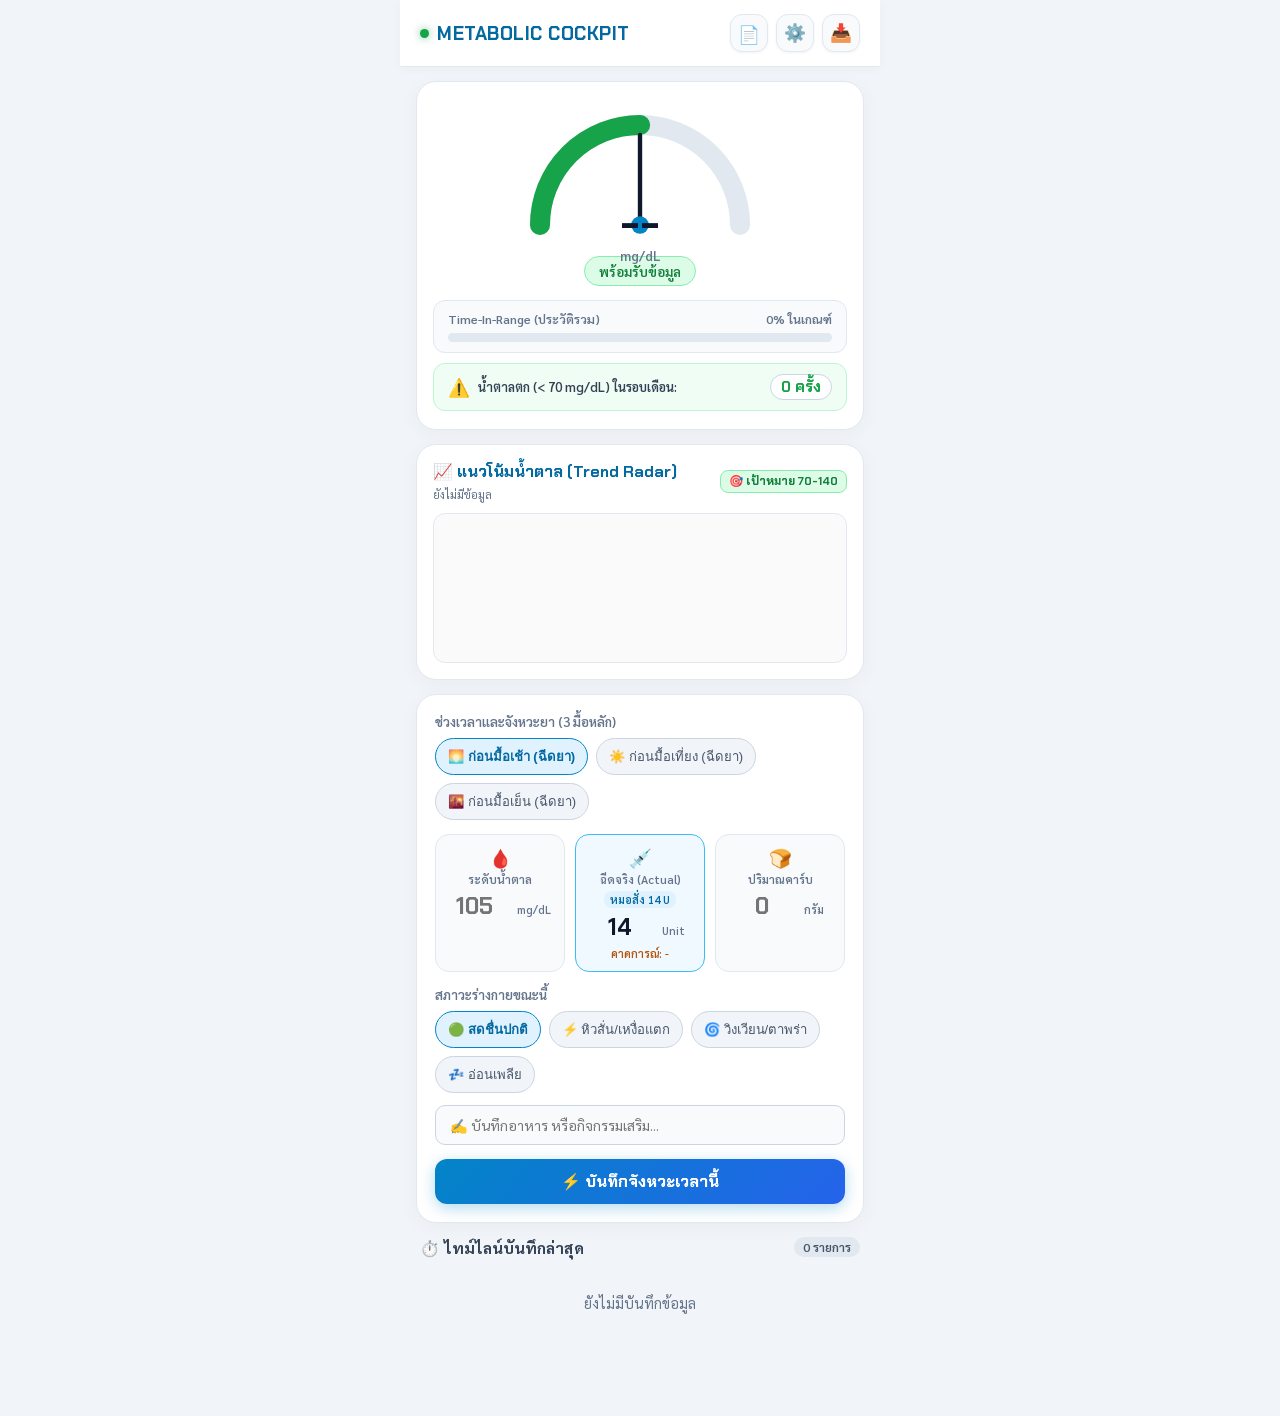
<file: index.html>
<!DOCTYPE html>
<html lang="th">
<head>
  <meta charset="UTF-8">
  <meta name="viewport" content="width=device-width, initial-scale=1.0, maximum-scale=1.0, user-scalable=no">
  <title>Metabolic Cockpit - Diabetes Tracker</title>
  
  <meta name="theme-color" content="#ffffff">
  <meta name="apple-mobile-web-app-capable" content="yes">
  <meta name="apple-mobile-web-app-status-bar-style" content="default">
  <link rel="manifest" href="manifest.json">
  <link rel="icon" href="icon-512.png" type="image/png">
  
  <link rel="preconnect" href="https://fonts.googleapis.com">
  <link rel="preconnect" href="https://fonts.gstatic.com" crossorigin>
  <link href="https://fonts.googleapis.com/css2?family=Chakra+Petch:wght@500;600;700&family=Sarabun:wght@300;400;500;600;700&display=swap" rel="stylesheet">
  <link rel="stylesheet" href="style.css">
</head>
<body>

  <!-- Cockpit Header -->
  <header class="cockpit-header">
    <div class="brand">
      <span class="status-indicator live"></span>
      <h1 class="brand-title">METABOLIC COCKPIT</h1>
    </div>
    <div class="header-actions">
      <a href="patient_guide.html" target="_blank" class="icon-round-btn" title="คู่มือผู้ป่วยและการพิมพ์" style="text-decoration: none;">📄</a>
      <button type="button" id="toggle-settings-btn" class="icon-round-btn" title="ตั้งค่าสูตรแพทย์">⚙️</button>
      <button type="button" id="export-csv-btn" class="icon-round-btn" title="ส่งออก CSV">📥</button>
    </div>
  </header>

  <!-- Rx Modal Settings Panel -->
  <div id="settings-panel" class="settings-drawer hidden">
    <div class="settings-card">
      <div class="settings-header">
        <h3>📋 คำสั่งแพทย์ประจำตัว (Prescription Profile)</h3>
        <button type="button" id="close-settings-btn" class="close-btn">&times;</button>
      </div>
      
      <div class="settings-body">
        <div class="input-grid">
          <div class="field-item">
            <label>🌅 ขนาดยาเช้าตามสั่ง (U)</label>
            <input type="number" id="setting-morning-dose" min="0" step="0.5" placeholder="เช่น 14">
          </div>
          <div class="field-item">
            <label>☀️ ขนาดยาเที่ยงตามสั่ง (U)</label>
            <input type="number" id="setting-noon-dose" min="0" step="0.5" placeholder="เช่น 0">
          </div>
          <div class="field-item">
            <label>🌇 ขนาดยาเย็นตามสั่ง (U)</label>
            <input type="number" id="setting-evening-dose" min="0" step="0.5" placeholder="เช่น 8">
          </div>
          <div class="field-item">
            <label>🎯 ค่าน้ำตาลเป้าหมาย (mg/dL)</label>
            <input type="number" id="setting-target" min="60" max="250" placeholder="110">
          </div>
          <div class="field-item">
            <label>📉 ISF (1U ลดได้กี่ mg/dL)</label>
            <input type="number" id="setting-isf" min="1" placeholder="40">
          </div>
          <div class="field-item">
            <label>🍞 ICR (1U คุมคาร์บกี่ g)</label>
            <input type="number" id="setting-icr" min="1" placeholder="15">
          </div>
        </div>
        
        <button type="button" id="save-settings-btn" class="primary-btn mt-3">💾 บันทึกแผนคำสั่งแพทย์</button>
        
        <hr style="border: none; border-top: 1px dashed #cbd5e1; margin: 18px 0 14px 0;">
        
        <div style="text-align: center;">
          <button type="button" id="clear-all-data-btn" class="danger-btn" style="width: 100%; background: #fee2e2; border: 1px solid #ef4444; color: #b91c1c; padding: 11px; border-radius: 10px; font-weight: 700; cursor: pointer; font-size: 0.88rem;">
            🗑️ ล้างข้อมูลบันทึกทั้งหมด (Clear All Data)
          </button>
          <small style="font-size: 0.72rem; color: #64748b; display: block; margin-top: 6px;">*ข้อมูลประวัติจะถูกลบทั้งหมด แต่คำสั่งแพทย์จะยังคงอยู่</small>
        </div>
      </div>
    </div>
  </div>

  <main class="cockpit-viewport">
    
    <!-- Dial Gauge Widget -->
    <section class="gauge-section">
      <div class="gauge-wrapper">
        <svg viewBox="0 0 200 115" class="semicircle-gauge">
          <path class="gauge-track" d="M 20 100 A 80 80 0 0 1 180 100" fill="none" stroke-width="16" stroke-linecap="round"/>
          <path id="gauge-fill" class="gauge-progress" d="M 20 100 A 80 80 0 0 1 180 100" fill="none" stroke-width="16" stroke-linecap="round"/>
          <line id="gauge-needle" x1="100" y1="100" x2="100" y2="28" stroke="#0f172a" stroke-width="3.5" stroke-linecap="round"/>
          <circle cx="100" cy="100" r="7" fill="#0284c7"/>
        </svg>
        
        <div class="gauge-value-display">
          <span id="display-glucose" class="digit">--</span>
          <span class="unit">mg/dL</span>
        </div>
        <div id="gauge-status" class="gauge-status-badge status-normal">พร้อมรับข้อมูล</div>
      </div>

      <!-- Time In Range Segment Bar -->
      <div class="tir-container">
        <div class="tir-meta">
          <span>Time-In-Range (ประวัติรวม)</span>
          <span id="tir-percent">0% ในเกณฑ์</span>
        </div>
        <div class="tir-bar">
          <div id="tir-low" class="tir-seg seg-low" style="width: 0%"></div>
          <div id="tir-target" class="tir-seg seg-target" style="width: 0%"></div>
          <div id="tir-high" class="tir-seg seg-high" style="width: 0%"></div>
        </div>
      </div>

      <!-- ข้อมูลสถิติน้ำตาลตกในรอบเดือน (Hypo 30 Days Alert) -->
      <div id="hypo-alert-card" style="margin-top: 10px; padding: 10px 14px; border-radius: 12px; background: #f0fdf4; border: 1px solid #bbf7d0; display: flex; align-items: center; justify-content: space-between;">
        <div style="display: flex; align-items: center; gap: 8px;">
          <span style="font-size: 1.1rem;">⚠️</span>
          <span style="font-size: 0.8rem; font-weight: 600; color: #334155;">น้ำตาลตก (< 70 mg/dL) ในรอบเดือน:</span>
        </div>
        <span id="hypo-month-count" style="font-family: var(--font-tech); font-weight: 700; font-size: 0.95rem; color: #16a34a; background: #ffffff; padding: 2px 10px; border-radius: 20px; border: 1px solid #cbd5e1;">0 ครั้ง</span>
      </div>
    </section>

    <!-- กราฟเส้นแนวโน้มระดับน้ำตาล (Glucose Trend Radar) -->
    <section class="trend-chart-card">
      <div class="trend-header">
        <div class="trend-title">
          <span>📈 แนวโน้มน้ำตาล (Trend Radar)</span>
          <small id="trend-summary">10 รายการล่าสุด</small>
        </div>
        <div class="target-badge">🎯 เป้าหมาย 70-140</div>
      </div>
      <div class="chart-container">
        <svg id="trend-svg" viewBox="0 0 400 150" preserveAspectRatio="none">
          <defs>
            <linearGradient id="trendGradient" x1="0%" y1="0%" x2="0%" y2="100%">
              <stop offset="0%" stop-color="#0284c7" stop-opacity="0.25"/>
              <stop offset="100%" stop-color="#0284c7" stop-opacity="0.0"/>
            </linearGradient>
          </defs>
          <g id="svg-grid"></g>
          <path id="svg-area" d="" fill="url(#trendGradient)"/>
          <path id="svg-line" d="" fill="none" stroke="#0284c7" stroke-width="3" stroke-linecap="round" stroke-linejoin="round"/>
          <g id="svg-dots"></g>
        </svg>
      </div>
    </section>

    <!-- Quick Pilot Form -->
    <section class="pilot-form-card">
      <form id="glucose-form" autocomplete="off">
        <input type="hidden" id="edit-index" value="-1">
        <input type="hidden" id="meal-time" value="morning">
        <input type="hidden" id="symptom-val" value="สดชื่น">

        <!-- Pills: Meal Selection (ตัดหลังอาหารและก่อนนอนออก เพิ่มมื้อเที่ยง) -->
        <div class="form-row-group">
          <label class="group-label">ช่วงเวลาและจังหวะยา (3 มื้อหลัก)</label>
          <div class="pills-container" id="meal-pills">
            <button type="button" class="pill-btn active" data-val="morning">🌅 ก่อนมื้อเช้า (ฉีดยา)</button>
            <button type="button" class="pill-btn" data-val="noon">☀️ ก่อนมื้อเที่ยง (ฉีดยา)</button>
            <button type="button" class="pill-btn" data-val="evening">🌇 ก่อนมื้อเย็น (ฉีดยา)</button>
          </div>
        </div>

        <!-- Numeric Metrics Input -->
        <div class="metrics-grid">
          <div class="metric-input-card">
            <span class="metric-icon">🩸</span>
            <label for="glucose-val">ระดับน้ำตาล</label>
            <div class="input-wrap">
              <input type="number" id="glucose-val" required min="20" max="600" placeholder="105">
              <span class="sub-unit">mg/dL</span>
            </div>
          </div>

          <div class="metric-input-card highlight-border">
            <span class="metric-icon">💉</span>
            <div class="metric-header-wrap">
              <label for="insulin-val">ฉีดจริง (Actual)</label>
              <small id="rx-hint-label" class="rx-pill">คำสั่งหมอ 0 U</small>
            </div>
            <div class="input-wrap">
              <input type="number" id="insulin-val" min="0" max="100" step="0.5" placeholder="0">
              <span class="sub-unit">Unit</span>
            </div>
            <div id="expected-hint" class="expected-calc-text">คาดการณ์: -</div>
          </div>

          <div class="metric-input-card">
            <span class="metric-icon">🍞</span>
            <label for="carbs-val">ปริมาณคาร์บ</label>
            <div class="input-wrap">
              <input type="number" id="carbs-val" min="0" max="300" placeholder="0">
              <span class="sub-unit">กรัม</span>
            </div>
          </div>
        </div>

        <!-- Pills: Symptoms -->
        <div class="form-row-group mt-2">
          <label class="group-label">สภาวะร่างกายขณะนี้</label>
          <div class="pills-container" id="symptom-pills">
            <button type="button" class="pill-btn active" data-val="สดชื่น">🟢 สดชื่นปกติ</button>
            <button type="button" class="pill-btn" data-val="หิวสั่น">⚡ หิวสั่น/เหงื่อแตก</button>
            <button type="button" class="pill-btn" data-val="วิงเวียน">🌀 วิงเวียน/ตาพร่า</button>
            <button type="button" class="pill-btn" data-val="เหนื่อยล้า">💤 อ่อนเพลีย</button>
          </div>
        </div>

        <!-- Additional Context -->
        <div class="form-row-group mt-2">
          <input type="text" id="food-note" class="line-input" placeholder="✍️ บันทึกอาหาร หรือกิจกรรมเสริม...">
        </div>

        <!-- Actions -->
        <div class="form-action-row">
          <button type="submit" id="submit-btn" class="submit-action-btn">
            <span class="btn-text">⚡ บันทึกจังหวะเวลานี้</span>
          </button>
          <button type="button" id="cancel-edit-btn" class="cancel-action-btn hidden">ยกเลิก</button>
        </div>
      </form>
    </section>

    <!-- Metabolic Stream (Timeline) -->
    <section class="timeline-section">
      <div class="timeline-header">
        <h2>⏱️ ไทม์ไลน์บันทึกล่าสุด</h2>
        <span id="log-counter" class="counter-badge">0 รายการ</span>
      </div>
      <div id="log-list" class="timeline-stream">
        <!-- Records injected by JS -->
      </div>
    </section>

  </main>

  <script src="app.js"></script>
</body>
</html>
</file>
<file: style.css>
:root {
  --bg-space: #f1f5f9;
  --panel-bg: #ffffff;
  --panel-border: #e2e8f0;
  --text-primary: #0f172a;
  --text-muted: #64748b;
  --accent-cyan: #0284c7;
  --accent-blue: #2563eb;
  --status-low: #0284c7;
  --status-target: #16a34a;
  --status-warning: #d97706;
  --status-danger: #dc2626;
  --font-tech: 'Chakra Petch', sans-serif;
  --font-base: 'Sarabun', sans-serif;
}

* {
  box-sizing: border-box;
  margin: 0;
  padding: 0;
  -webkit-tap-highlight-color: transparent;
}

body {
  background-color: var(--bg-space);
  color: var(--text-primary);
  font-family: var(--font-base);
  min-height: 100vh;
  display: flex;
  flex-direction: column;
  align-items: center;
  overflow-x: hidden;
}

/* Header */
.cockpit-header {
  width: 100%;
  max-width: 480px;
  padding: 14px 20px;
  display: flex;
  justify-content: space-between;
  align-items: center;
  background: rgba(255, 255, 255, 0.95);
  backdrop-filter: blur(10px);
  position: sticky;
  top: 0;
  z-index: 50;
  border-bottom: 1px solid var(--panel-border);
  box-shadow: 0 2px 10px rgba(0, 0, 0, 0.03);
}

.brand {
  display: flex;
  align-items: center;
  gap: 8px;
}

.brand-title {
  font-family: var(--font-tech);
  font-size: 1.18rem;
  font-weight: 700;
  letter-spacing: 0.5px;
  color: #0369a1;
}

.status-indicator.live {
  width: 9px;
  height: 9px;
  border-radius: 50%;
  background-color: var(--status-target);
  box-shadow: 0 0 8px rgba(22, 163, 74, 0.6);
  animation: pulse-glow 2s infinite;
}

@keyframes pulse-glow {
  0%, 100% { opacity: 1; transform: scale(1); }
  50% { opacity: 0.4; transform: scale(0.9); }
}

.header-actions {
  display: flex;
  gap: 8px;
}

.icon-round-btn {
  background: #f8fafc;
  border: 1px solid var(--panel-border);
  color: #334155;
  width: 38px;
  height: 38px;
  border-radius: 12px;
  display: flex;
  align-items: center;
  justify-content: center;
  font-size: 1.1rem;
  cursor: pointer;
  transition: all 0.2s ease;
  box-shadow: 0 1px 3px rgba(0,0,0,0.05);
}

.icon-round-btn:hover {
  background: #e0f2fe;
  border-color: var(--accent-cyan);
}

/* Viewport Layout */
.cockpit-viewport {
  width: 100%;
  max-width: 480px;
  padding: 14px 16px 80px 16px;
  display: flex;
  flex-direction: column;
  gap: 14px;
}

/* Gauge Section */
.gauge-section {
  background: var(--panel-bg);
  border: 1px solid var(--panel-border);
  border-radius: 20px;
  padding: 18px 16px;
  box-shadow: 0 4px 20px rgba(0, 0, 0, 0.04);
}

.gauge-wrapper {
  position: relative;
  width: 100%;
  max-width: 250px;
  margin: 0 auto;
}

.semicircle-gauge {
  width: 100%;
  overflow: visible;
}

.gauge-track {
  stroke: #e2e8f0;
}

.gauge-progress {
  stroke: var(--status-target);
  stroke-dasharray: 251.2;
  stroke-dashoffset: 125.6;
  transition: stroke-dashoffset 0.6s cubic-bezier(0.4, 0, 0.2, 1), stroke 0.4s ease;
}

#gauge-needle {
  transform-origin: 100px 100px;
  transition: transform 0.6s cubic-bezier(0.4, 0, 0.2, 1);
}

.gauge-value-display {
  position: absolute;
  bottom: 22px;
  left: 0;
  right: 0;
  text-align: center;
  pointer-events: none;
}

.gauge-value-display .digit {
  font-family: var(--font-tech);
  font-size: 2.8rem;
  font-weight: 700;
  line-height: 1;
  color: #0f172a;
}

.gauge-value-display .unit {
  font-size: 0.82rem;
  color: var(--text-muted);
  display: block;
  margin-top: 2px;
  font-weight: 600;
}

.gauge-status-badge {
  text-align: center;
  font-size: 0.85rem;
  padding: 5px 14px;
  border-radius: 20px;
  display: table;
  margin: 8px auto 0 auto;
  font-weight: 600;
}

.status-normal { background: #dcfce7; color: #15803d; border: 1px solid #86efac; }
.status-low { background: #e0f2fe; color: #0369a1; border: 1px solid #7dd3fc; }
.status-warning { background: #fef3c7; color: #b45309; border: 1px solid #fde68a; }
.status-danger { background: #fee2e2; color: #b91c1c; border: 1px solid #fca5a5; }

/* TIR Bar */
.tir-container {
  margin-top: 14px;
  background: #f8fafc;
  padding: 10px 14px;
  border-radius: 12px;
  border: 1px solid var(--panel-border);
}

.tir-meta {
  display: flex;
  justify-content: space-between;
  font-size: 0.78rem;
  color: var(--text-muted);
  font-weight: 600;
  margin-bottom: 6px;
}

.tir-bar {
  height: 9px;
  background: #e2e8f0;
  border-radius: 5px;
  overflow: hidden;
  display: flex;
}

.tir-seg { height: 100%; transition: width 0.4s ease; }
.seg-low { background-color: var(--status-low); }
.seg-target { background-color: var(--status-target); }
.seg-high { background-color: var(--status-danger); }

/* ==========================================
   TREND RADAR CHART (การ์ดกราฟเส้นแนวโน้มสีขาว)
   ========================================== */
.trend-chart-card {
  background: var(--panel-bg);
  border: 1px solid var(--panel-border);
  border-radius: 20px;
  padding: 16px;
  box-shadow: 0 4px 20px rgba(0, 0, 0, 0.04);
}

.trend-header {
  display: flex;
  justify-content: space-between;
  align-items: center;
  margin-bottom: 10px;
}

.trend-title span {
  font-family: var(--font-tech);
  font-size: 0.98rem;
  font-weight: 700;
  color: #0369a1;
  display: block;
}

.trend-title small {
  font-size: 0.72rem;
  color: var(--text-muted);
}

.target-badge {
  font-size: 0.72rem;
  font-family: var(--font-tech);
  color: #15803d;
  background: #dcfce7;
  border: 1px solid #86efac;
  padding: 3px 8px;
  border-radius: 8px;
  font-weight: 700;
}

.chart-container {
  width: 100%;
  height: 150px;
  position: relative;
  background: #fafafa;
  border-radius: 12px;
  border: 1px solid var(--panel-border);
  overflow: hidden;
}

#trend-svg {
  width: 100%;
  height: 100%;
  display: block;
}

.chart-dot {
  cursor: pointer;
  transition: r 0.2s ease;
}

.chart-dot:hover {
  r: 6;
}

.chart-label {
  font-family: var(--font-tech);
  font-size: 10.5px;
  font-weight: 700;
  fill: #0f172a;
  text-anchor: middle;
}

/* Pilot Form */
.pilot-form-card {
  background: var(--panel-bg);
  border: 1px solid var(--panel-border);
  border-radius: 20px;
  padding: 18px;
  box-shadow: 0 4px 20px rgba(0, 0, 0, 0.04);
}

.form-row-group {
  margin-bottom: 12px;
}

.group-label {
  font-size: 0.82rem;
  color: var(--text-muted);
  font-weight: 600;
  margin-bottom: 8px;
  display: block;
}

.pills-container {
  display: flex;
  flex-wrap: wrap;
  gap: 8px;
}

.pill-btn {
  background: #f1f5f9;
  border: 1px solid #cbd5e1;
  color: #475569;
  padding: 7px 12px;
  border-radius: 20px;
  font-size: 0.82rem;
  font-weight: 500;
  cursor: pointer;
  transition: all 0.2s;
}

.pill-btn.active {
  background: #e0f2fe;
  color: #0369a1;
  border-color: #0284c7;
  font-weight: 700;
}

/* Numeric Cards */
.metrics-grid {
  display: grid;
  grid-template-columns: repeat(3, 1fr);
  gap: 10px;
  margin: 14px 0;
}

.metric-input-card {
  background: #f8fafc;
  border: 1px solid var(--panel-border);
  border-radius: 14px;
  padding: 10px 8px;
  text-align: center;
  position: relative;
}

.metric-input-card.highlight-border {
  border-color: #38bdf8;
  background: #f0f9ff;
}

.metric-icon { font-size: 1.15rem; display: block; margin-bottom: 2px; }

.metric-input-card label {
  font-size: 0.72rem;
  color: var(--text-muted);
  font-weight: 600;
  display: block;
}

.input-wrap {
  display: flex;
  align-items: baseline;
  justify-content: center;
  gap: 2px;
  margin-top: 4px;
}

.metric-input-card input {
  width: 100%;
  max-width: 65px;
  background: transparent;
  border: none;
  color: #0f172a;
  font-family: var(--font-tech);
  font-size: 1.45rem;
  font-weight: 700;
  text-align: center;
  outline: none;
}

.sub-unit { font-size: 0.68rem; color: var(--text-muted); font-weight: 600; }

.rx-pill {
  font-size: 0.68rem;
  background: #e0f2fe;
  color: #0369a1;
  padding: 1px 6px;
  border-radius: 8px;
  font-weight: 600;
  display: inline-block;
  margin-top: 2px;
}

.expected-calc-text {
  font-size: 0.68rem;
  color: #b45309;
  font-weight: 600;
  margin-top: 4px;
  min-height: 14px;
}

.line-input {
  width: 100%;
  background: #f8fafc;
  border: 1px solid #cbd5e1;
  border-radius: 10px;
  padding: 10px 14px;
  color: #0f172a;
  font-family: var(--font-base);
  font-size: 0.88rem;
  outline: none;
}

.line-input:focus { border-color: var(--accent-cyan); background: #ffffff; }

.form-action-row {
  display: flex;
  gap: 8px;
  margin-top: 14px;
}

.submit-action-btn {
  flex: 1;
  background: linear-gradient(135deg, #0284c7, #2563eb);
  color: white;
  border: none;
  padding: 12px;
  border-radius: 12px;
  font-family: var(--font-tech);
  font-weight: 700;
  font-size: 1rem;
  cursor: pointer;
  box-shadow: 0 4px 15px rgba(2, 132, 199, 0.3);
}

.submit-action-btn:active { transform: scale(0.98); }

.cancel-action-btn {
  background: #fee2e2;
  color: #b91c1c;
  border: 1px solid #fca5a5;
  padding: 12px 18px;
  border-radius: 12px;
  font-weight: 600;
  cursor: pointer;
}

/* Timeline */
.timeline-section {
  display: flex;
  flex-direction: column;
  gap: 12px;
}

.timeline-header {
  display: flex;
  justify-content: space-between;
  align-items: center;
  padding: 0 4px;
}

.timeline-header h2 {
  font-size: 0.98rem;
  color: #334155;
  font-weight: 700;
}

.counter-badge {
  font-size: 0.78rem;
  background: #e2e8f0;
  color: #475569;
  font-weight: 600;
  padding: 2px 9px;
  border-radius: 12px;
}

.timeline-stream {
  display: flex;
  flex-direction: column;
  gap: 10px;
}

.timeline-card {
  background: var(--panel-bg);
  border: 1px solid var(--panel-border);
  border-radius: 16px;
  padding: 14px;
  display: flex;
  justify-content: space-between;
  align-items: center;
  box-shadow: 0 2px 8px rgba(0, 0, 0, 0.03);
}

.card-left { display: flex; align-items: center; gap: 12px; }

.glucose-circle {
  width: 54px;
  height: 54px;
  border-radius: 14px;
  display: flex;
  flex-direction: column;
  align-items: center;
  justify-content: center;
  background: #f8fafc;
  border: 2.5px solid;
}

.glucose-circle .val { font-family: var(--font-tech); font-weight: 700; font-size: 1.22rem; line-height: 1; }
.glucose-circle .lbl { font-size: 0.58rem; color: var(--text-muted); font-weight: 600; }

.card-info { display: flex; flex-direction: column; gap: 3px; }
.info-title { font-size: 0.9rem; font-weight: 700; color: #0f172a; }
.info-time { font-size: 0.75rem; color: var(--text-muted); }
.info-chips { display: flex; gap: 6px; flex-wrap: wrap; margin-top: 3px; }

.chip {
  font-size: 0.68rem;
  font-weight: 600;
  padding: 2px 7px;
  border-radius: 6px;
  background: #f1f5f9;
  color: #334155;
  border: 1px solid #e2e8f0;
}

.chip-rx { color: #0369a1; background: #e0f2fe; border-color: #bae6fd; }
.chip-diff-high { color: #b91c1c; background: #fee2e2; border-color: #fca5a5; }
.chip-diff-low { color: #0284c7; background: #e0f2fe; border-color: #bae6fd; }

.card-actions { display: flex; gap: 6px; }

.action-mini-btn {
  background: #f1f5f9;
  border: 1px solid #cbd5e1;
  color: #475569;
  width: 30px;
  height: 30px;
  border-radius: 8px;
  cursor: pointer;
  display: flex;
  align-items: center;
  justify-content: center;
}

.action-mini-btn:hover { background: #e2e8f0; }

/* Settings Drawer */
.settings-drawer {
  position: fixed;
  inset: 0;
  background: rgba(15, 23, 42, 0.4);
  backdrop-filter: blur(4px);
  z-index: 100;
  display: flex;
  justify-content: center;
  align-items: flex-end;
}

.settings-drawer.hidden { display: none; }

.settings-card {
  background: #ffffff;
  width: 100%;
  max-width: 480px;
  border-top-left-radius: 24px;
  border-top-right-radius: 24px;
  border: 1px solid var(--panel-border);
  padding: 22px;
  box-shadow: 0 -10px 40px rgba(0, 0, 0, 0.15);
}

.settings-header {
  display: flex;
  justify-content: space-between;
  align-items: center;
  margin-bottom: 16px;
}

.settings-header h3 { font-size: 1.05rem; font-weight: 700; color: #0369a1; }

.close-btn {
  background: none;
  border: none;
  font-size: 1.6rem;
  color: var(--text-muted);
  cursor: pointer;
}

.input-grid { display: grid; grid-template-columns: 1fr 1fr; gap: 10px; }

.field-item { display: flex; flex-direction: column; gap: 4px; }
.field-item label { font-size: 0.78rem; color: #475569; font-weight: 600; }

.field-item input {
  background: #f8fafc;
  border: 1px solid #cbd5e1;
  padding: 8px 10px;
  border-radius: 8px;
  color: #0f172a;
  font-family: var(--font-tech);
  font-size: 1rem;
}

.primary-btn {
  width: 100%;
  background: var(--accent-blue);
  color: white;
  border: none;
  padding: 12px;
  border-radius: 12px;
  font-weight: 700;
  font-size: 0.95rem;
  cursor: pointer;
  box-shadow: 0 4px 12px rgba(37, 99, 235, 0.25);
}

.mt-2 { margin-top: 8px; }
.mt-3 { margin-top: 14px; }
.hidden { display: none !important; }
</file>
